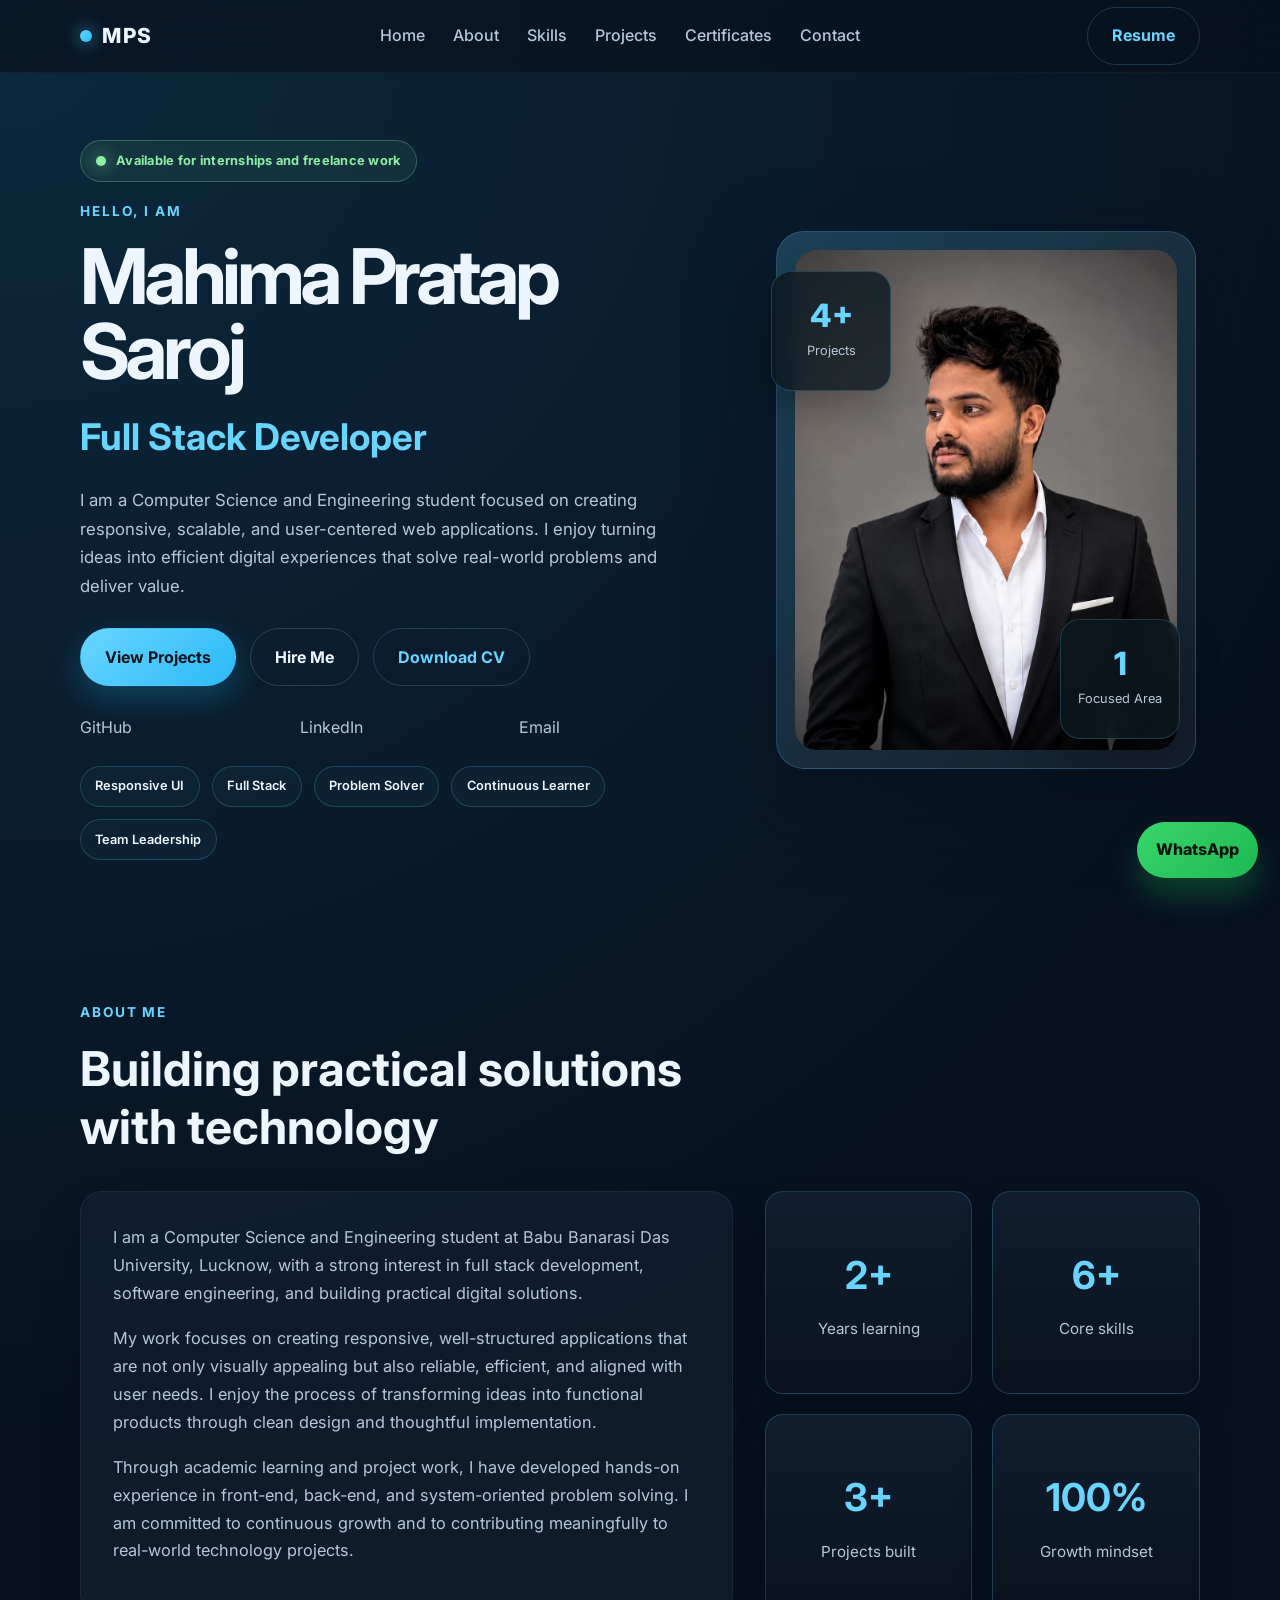
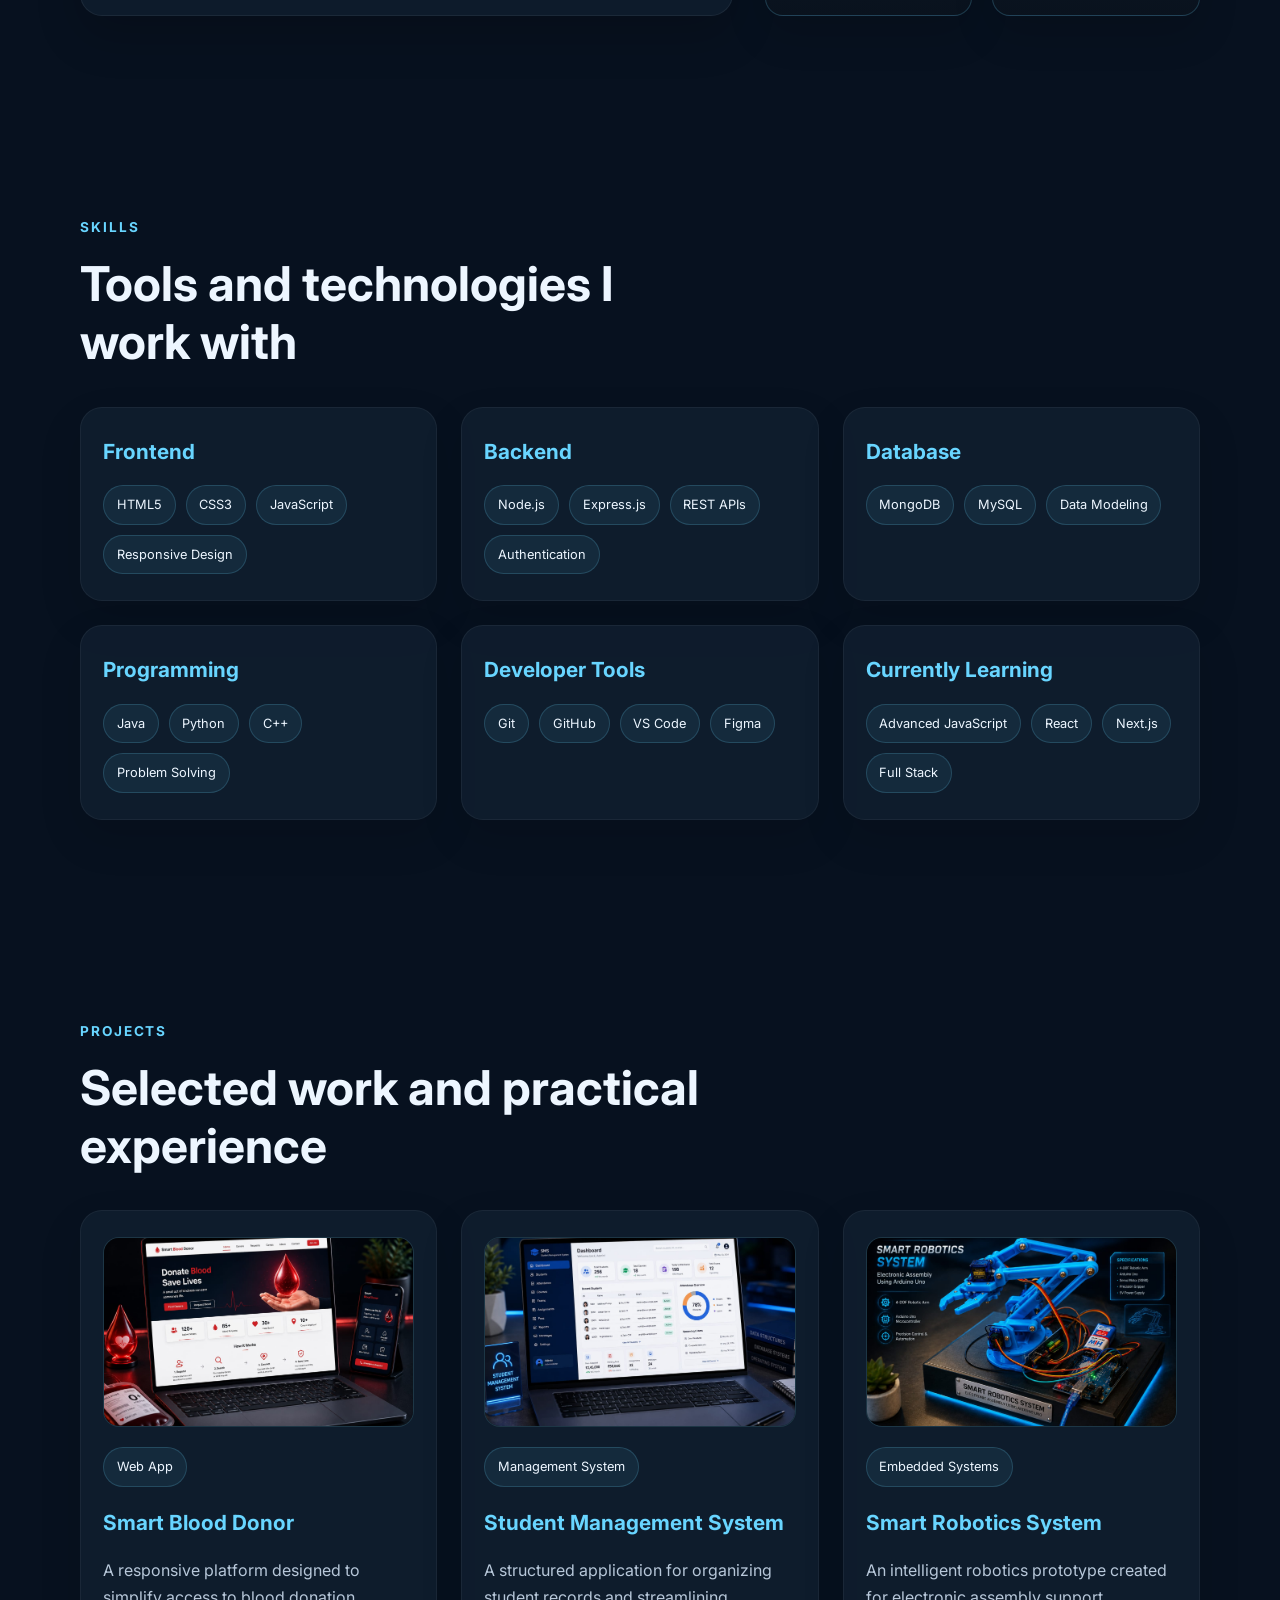
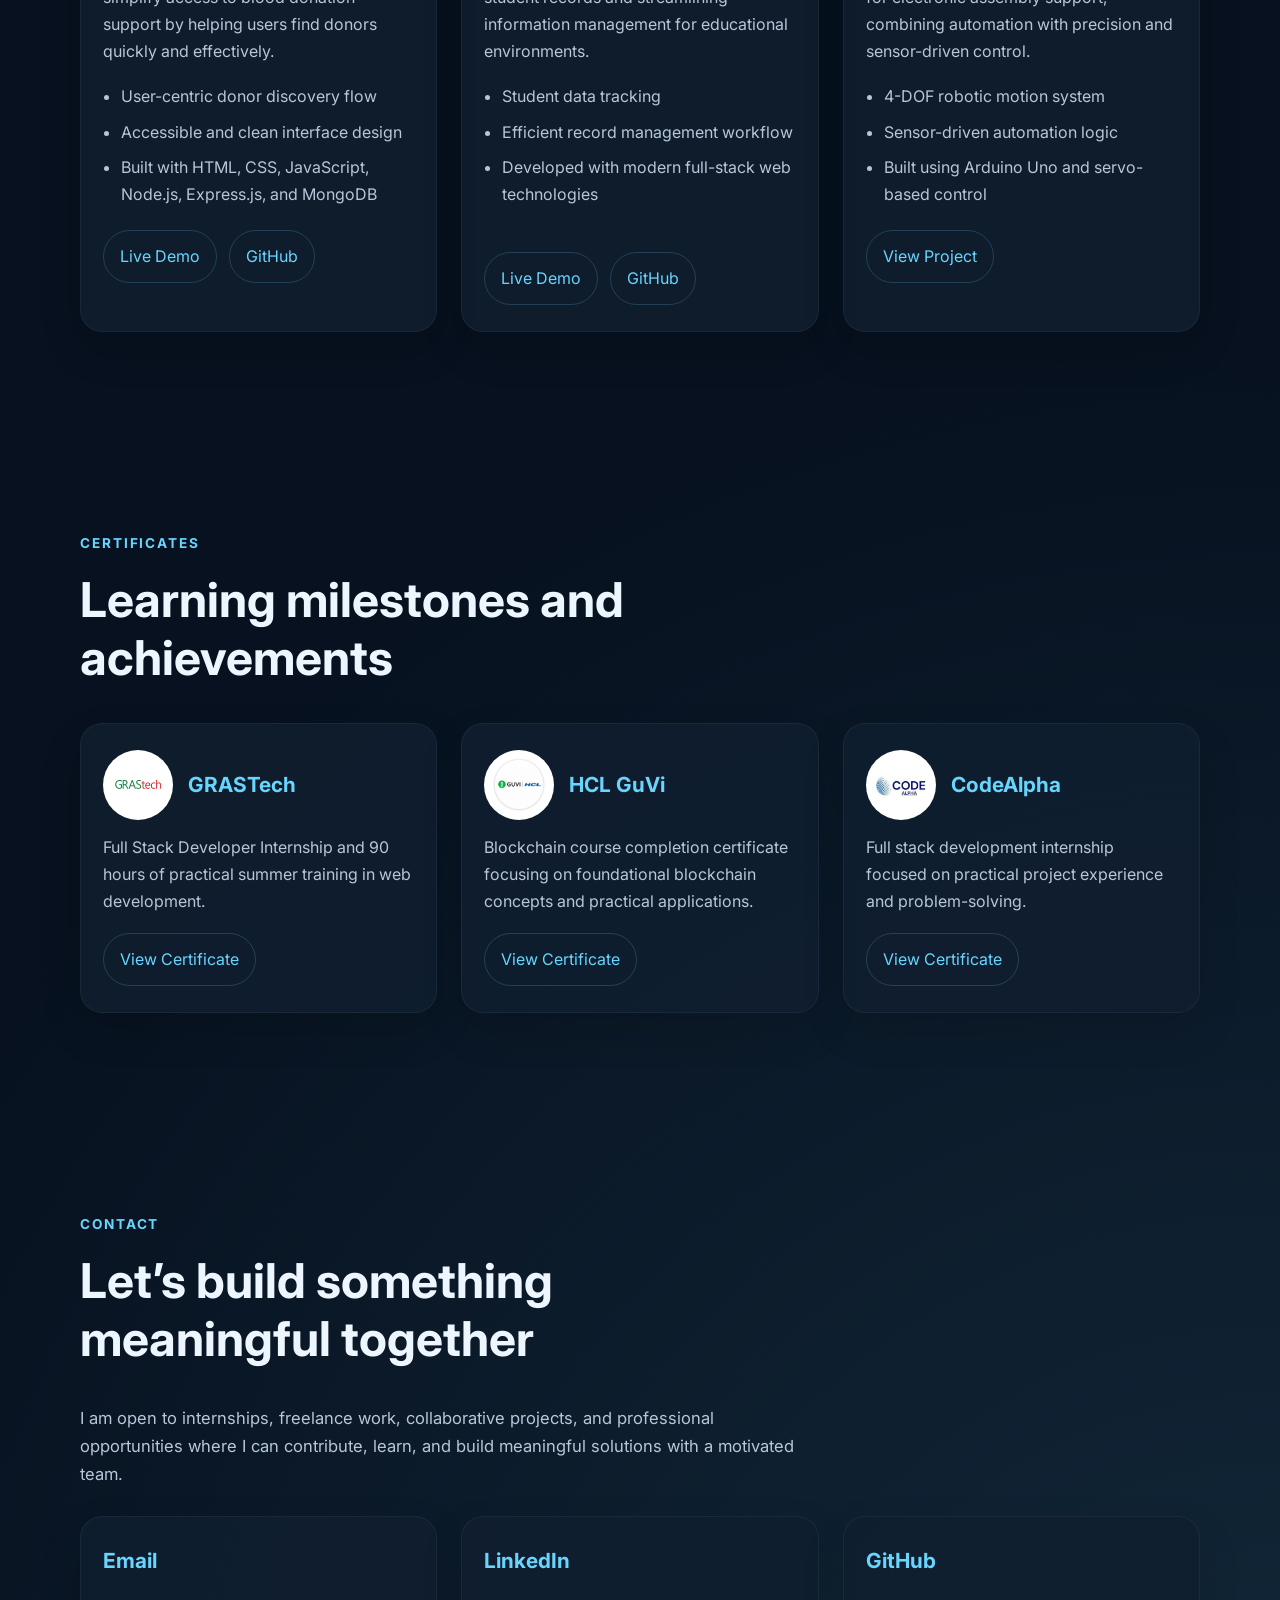
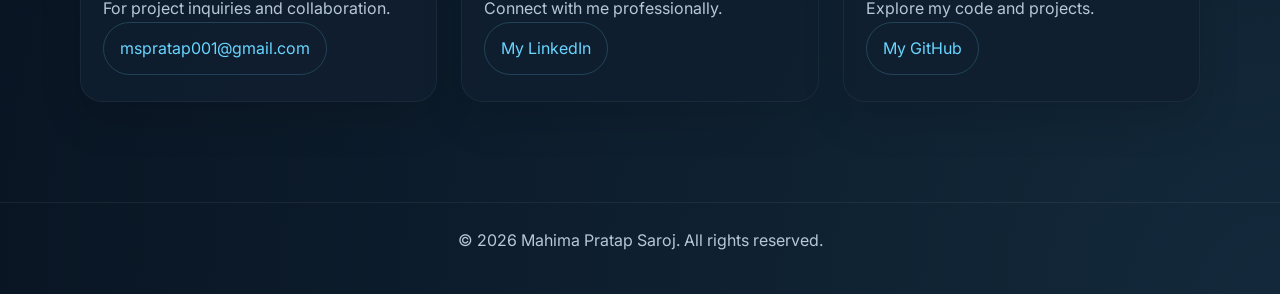
<file: index.html>
<!DOCTYPE html>
<html lang="en">
<head>
    <meta charset="UTF-8" />
    <meta name="viewport" content="width=device-width, initial-scale=1.0" />
    <meta name="description" content="Mahima Pratap Saroj is a budding Full Stack Developer focused on building responsive, scalable, and user-centered web applications." />
    <meta property="og:title" content="Mahima Pratap Saroj | Full Stack Developer" />
    <meta property="og:description" content="Portfolio of Mahima Pratap Saroj showcasing web development projects, skills, certificates, and professional experience." />
    <meta property="og:type" content="website" />
    <meta property="og:image" content="images/social-preview.svg" />
    <meta property="og:image:alt" content="Mahima Pratap Saroj portfolio preview" />
    <meta name="twitter:card" content="summary_large_image" />
    <meta name="twitter:title" content="Mahima Pratap Saroj | Full Stack Developer" />
    <meta name="twitter:description" content="Portfolio of Mahima Pratap Saroj showcasing web development projects, skills, and certifications." />
    <meta name="twitter:image" content="images/social-preview.svg" />
    <link rel="icon" type="image/svg+xml" href="images/favicon.svg" />
    <title>Mahima Pratap Saroj | Full Stack Developer</title>
    <link rel="preconnect" href="https://fonts.googleapis.com" />
    <link rel="preconnect" href="https://fonts.gstatic.com" crossorigin />
    <link href="https://fonts.googleapis.com/css2?family=Inter:wght@400;500;600;700;800;900&display=swap" rel="stylesheet" />
    <link rel="stylesheet" href="css/style.css" />
</head>
<body>
    <header class="site-header">
        <nav class="container nav">
            <a href="#home" class="brand">MPS</a>
            <ul class="nav-links">
                <li><a href="#home">Home</a></li>
                <li><a href="#about">About</a></li>
                <li><a href="#skills">Skills</a></li>
                <li><a href="#projects">Projects</a></li>
                <li><a href="#certificates">Certificates</a></li>
                <li><a href="#contact">Contact</a></li>
            </ul>
            <a href="Mahima-Pratap-Saroj-Resume.pdf" class="btn btn-outline" download>Resume</a>
        </nav>
    </header>

    <main>
        <section id="home" class="hero container">
            <div class="hero-content">
                <div class="status-pill">
                    <span class="status-dot"></span>
                    Available for internships and freelance work
                </div>
                <p class="eyebrow">Hello, I am</p>
                <h1>Mahima Pratap Saroj</h1>
                <h2>Full Stack Developer</h2>
                <p class="hero-text">
                    I am a Computer Science and Engineering student focused on creating responsive, scalable, and user-centered web applications.
                    I enjoy turning ideas into efficient digital experiences that solve real-world problems and deliver value.
                </p>

                <div class="hero-actions">
                    <a href="#projects" class="btn btn-primary">View Projects</a>
                    <a href="#contact" class="btn btn-secondary">Hire Me</a>
                    <a href="Mahima-Pratap-Saroj-Resume.pdf" class="btn btn-outline" download>Download CV</a>
                </div>

                <div class="social-row">
                    <a href="https://github.com/MPSaroj" target="_blank" rel="noreferrer">GitHub</a>
                    <a href="https://www.linkedin.com/in/mahima-pratap-saroj-27710029a" target="_blank" rel="noreferrer">LinkedIn</a>
                    <a href="mailto:mspratap001@gmail.com">Email</a>
                </div>

                <div class="badge-row" aria-label="Core strengths">
                    <span>Responsive UI</span>
                    <span>Full Stack</span>
                    <span>Problem Solver</span>
                    <span>Continuous Learner</span>
                    <span>Team Leadership</span>
                </div>
            </div>

            <div class="hero-visual">
                <div class="photo-frame">
                    <img src="images/profile.jpg" alt="Mahima Pratap Saroj" />
                </div>
                <div class="floating-card card-one">
                    <span>4+</span>
                    <small>Projects</small>
                </div>
                <div class="floating-card card-two">
                    <span>1</span>
                    <small>Focused Area</small>
                </div>
            </div>
        </section>

        <section id="about" class="container section-block" data-reveal>
            <div class="section-heading">
                <p class="eyebrow">About Me</p>
                <h2>Building practical solutions with technology</h2>
            </div>

            <div class="about-grid">
                <div class="about-text">
                    <p>
                        I am a Computer Science and Engineering student at Babu Banarasi Das University, Lucknow, with a strong interest in full stack development,
                        software engineering, and building practical digital solutions.
                    </p>
                    <p>
                        My work focuses on creating responsive, well-structured applications that are not only visually appealing but also reliable, efficient,
                        and aligned with user needs. I enjoy the process of transforming ideas into functional products through clean design and thoughtful implementation.
                    </p>
                    <p>
                        Through academic learning and project work, I have developed hands-on experience in front-end, back-end, and system-oriented problem solving.
                        I am committed to continuous growth and to contributing meaningfully to real-world technology projects.
                    </p>
                </div>

                <div class="stats-box">
                    <div class="stat-item">
                        <strong>2+</strong>
                        <span>Years learning</span>
                    </div>
                    <div class="stat-item">
                        <strong>6+</strong>
                        <span>Core skills</span>
                    </div>
                    <div class="stat-item">
                        <strong>3+</strong>
                        <span>Projects built</span>
                    </div>
                    <div class="stat-item">
                        <strong>100%</strong>
                        <span>Growth mindset</span>
                    </div>
                </div>
            </div>
        </section>

        <section id="skills" class="container section-block" data-reveal>
            <div class="section-heading">
                <p class="eyebrow">Skills</p>
                <h2>Tools and technologies I work with</h2>
            </div>

            <div class="skills-grid">
                <div class="skill-card">
                    <h3>Frontend</h3>
                    <div class="tag-list">
                        <span>HTML5</span>
                        <span>CSS3</span>
                        <span>JavaScript</span>
                        <span>Responsive Design</span>
                    </div>
                </div>

                <div class="skill-card">
                    <h3>Backend</h3>
                    <div class="tag-list">
                        <span>Node.js</span>
                        <span>Express.js</span>
                        <span>REST APIs</span>
                        <span>Authentication</span>
                    </div>
                </div>

                <div class="skill-card">
                    <h3>Database</h3>
                    <div class="tag-list">
                        <span>MongoDB</span>
                        <span>MySQL</span>
                        <span>Data Modeling</span>
                    </div>
                </div>

                <div class="skill-card">
                    <h3>Programming</h3>
                    <div class="tag-list">
                        <span>Java</span>
                        <span>Python</span>
                        <span>C++</span>
                        <span>Problem Solving</span>
                    </div>
                </div>

                <div class="skill-card">
                    <h3>Developer Tools</h3>
                    <div class="tag-list">
                        <span>Git</span>
                        <span>GitHub</span>
                        <span>VS Code</span>
                        <span>Figma</span>
                    </div>
                </div>

                <div class="skill-card">
                    <h3>Currently Learning</h3>
                    <div class="tag-list">
                        <span>Advanced JavaScript</span>
                        <span>React</span>
                        <span>Next.js</span>
                        <span>Full Stack</span>
                    </div>
                </div>
            </div>
        </section>

        <section id="projects" class="container section-block" data-reveal>
            <div class="section-heading">
                <p class="eyebrow">Projects</p>
                <h2>Selected work and practical experience</h2>
            </div>

            <div class="projects-grid">
                <article class="project-card">
                    <div class="project-preview">
                        <img src="images/blooddonor.photo.jpg" alt="Smart Blood Donor project preview" />
                    </div>
                    <div class="project-topline">
                        <span class="tag">Web App</span>
                    </div>
                    <h3>Smart Blood Donor</h3>
                    <p>
                        A responsive platform designed to simplify access to blood donation support by helping users find donors quickly and effectively.
                    </p>
                    <ul>
                        <li>User-centric donor discovery flow</li>
                        <li>Accessible and clean interface design</li>
                        <li>Built with HTML, CSS, JavaScript, Node.js, Express.js, and MongoDB</li>
                    </ul>
                    <div class="project-links">
    <a href="https://smart-blood-donor-platform.vercel.app" target="_blank" rel="noreferrer">Live Demo</a>
    <a href="https://github.com/MPSaroj/Smart-Blood-Donor-Platform" target="_blank" rel="noreferrer">GitHub</a>
</div>
                </article>

                <article class="project-card">
                    <div class="project-preview">
                        <img src="images/student-management.jpeg" alt="Student Management System project preview" />
                    </div>
                    <div class="project-topline">
                        <span class="tag">Management System</span>
                    </div>
                    <h3>Student Management System</h3>
                    <p>
                        A structured application for organizing student records and streamlining information management for educational environments.
                    </p>
                    <ul>
                        <li>Student data tracking</li>
                        <li>Efficient record management workflow</li>
                        <li>Developed with modern full-stack web technologies</li>
                    </ul>
                    <div class="project-links">
                        <div class="project-links">
    <a href="https://my-project-1-plum.vercel.app" target="_blank" rel="noreferrer">Live Demo</a>
    <a href="https://github.com/MPSaroj/My-Project-1" target="_blank" rel="noreferrer">GitHub</a>
</div>
                    </div>
                </article>

                <article class="project-card">
                    <div class="project-preview">
                        <img src="images/smart-robotics-photo.jpg" alt="Smart Robotics System project preview" />
                    </div>
                    <div class="project-topline">
                        <span class="tag">Embedded Systems</span>
                    </div>
                    <h3>Smart Robotics System</h3>
                    <p>
                        An intelligent robotics prototype created for electronic assembly support, combining automation with precision and sensor-driven control.
                    </p>
                    <ul>
                        <li>4-DOF robotic motion system</li>
                        <li>Sensor-driven automation logic</li>
                        <li>Built using Arduino Uno and servo-based control</li>
                    </ul>
                    <div class="project-links">
                        <a href="robotics-project.html" target="_blank" rel="noreferrer">View Project</a>
                    </div>
                </article>
            </div>
        </section>

        <section id="certificates" class="container section-block" data-reveal>
            <div class="section-heading">
                <p class="eyebrow">Certificates</p>
                <h2>Learning milestones and achievements</h2>
            </div>

            <div class="certificates-grid">
                <div class="certificate-card">
                    <div class="certificate-info">
                        <div class="certificate-header">
                            <img src="images/grastech-logo.png" alt="GRASTech Logo" class="certificate-logo">
                            <h3>GRASTech</h3>
                        </div>
                        <p>Full Stack Developer Internship and 90 hours of practical summer training in web development.</p>
                        <a href="images/grastech-certificate.jpeg" target="_blank" rel="noreferrer">View Certificate</a>
                    </div>
                </div>

                <div class="certificate-card">
                    <div class="certificate-info">
                        <div class="certificate-header">
                            <img src="images/guvi-logo.jpeg" alt="HCL GUVI Logo" class="certificate-logo">
                            <h3>HCL GuVi</h3>
                        </div>
                        <p>Blockchain course completion certificate focusing on foundational blockchain concepts and practical applications.</p>
                        <a href="images/HCL GUVI Certification -.png" target="_blank" rel="noreferrer">View Certificate</a>
                    </div>
                </div>

                <div class="certificate-card">
                    <div class="certificate-info">
                        <div class="certificate-header">
                            <img src="images/codealpha-logo.png.jpeg" alt="CodeAlpha Logo" class="certificate-logo">
                            <h3>CodeAlpha</h3>
                        </div>
                        <p>Full stack development internship focused on practical project experience and problem-solving.</p>
                        <a href="images/codeAlpha-certificate.pdf" target="_blank" rel="noreferrer">View Certificate</a>
                    </div>
                </div>
            </div>
        </section>

        <section id="contact" class="container section-block contact-section" data-reveal>
            <div class="section-heading">
                <p class="eyebrow">Contact</p>
                <h2>Let’s build something meaningful together</h2>
            </div>

            <p class="contact-intro">
                I am open to internships, freelance work, collaborative projects, and professional opportunities where I can contribute,
                learn, and build meaningful solutions with a motivated team.
            </p>

            <div class="contact-grid">
                <div class="contact-card">
                    <h3>Email</h3>
                    <p>For project inquiries and collaboration.</p>
                    <a href="mailto:mspratap001@gmail.com">mspratap001@gmail.com</a>
                </div>

                <div class="contact-card">
                    <h3>LinkedIn</h3>
                    <p>Connect with me professionally.</p>
                    <a href="https://www.linkedin.com/in/mahima-pratap-saroj-27710029a" target="_blank" rel="noreferrer">My LinkedIn</a>
                </div>

                <div class="contact-card">
                    <h3>GitHub</h3>
                    <p>Explore my code and projects.</p>
                    <a href="https://github.com/MPSaroj" target="_blank" rel="noreferrer">My GitHub</a>
                </div>
            </div>
        </section>
    </main>

    <footer class="site-footer">
        <div class="container footer-content">
            <p>© <span id="year"></span> Mahima Pratap Saroj. All rights reserved.</p>
        </div>
    </footer>

    <a class="floating-cta" href="https://wa.me/919326132992" target="_blank" rel="noreferrer">WhatsApp</a>

    <script src="js/script.js"></script>
</body>
</html>
</file>
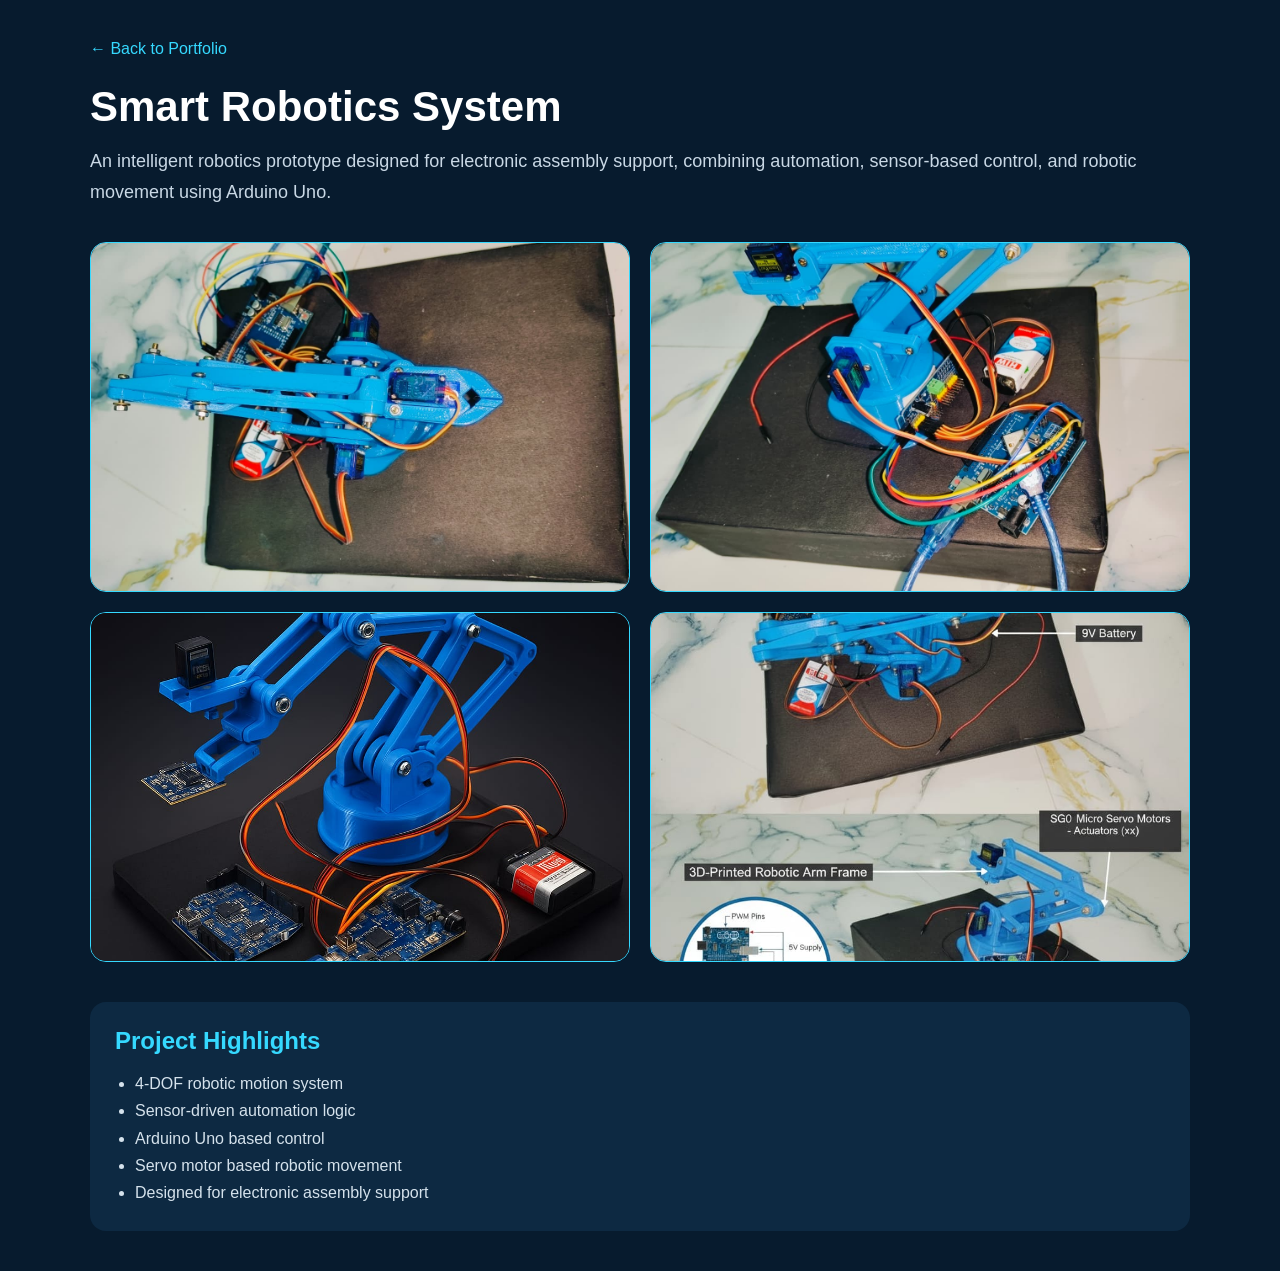
<file: robotics-project.html>
<!DOCTYPE html>
<html lang="en">
<head>
    <meta charset="UTF-8">
    <meta name="viewport" content="width=device-width, initial-scale=1.0">
    <title>Smart Robotics System | Mahima Pratap Saroj</title>

    <style>
        * {
            box-sizing: border-box;
            margin: 0;
            padding: 0;
        }

        body {
            font-family: Arial, sans-serif;
            background: #071b2e;
            color: white;
            padding: 40px 20px;
        }

        .container {
            max-width: 1100px;
            margin: auto;
        }

        .back {
            display: inline-block;
            color: #35d9ff;
            text-decoration: none;
            margin-bottom: 25px;
        }

        h1 {
            font-size: 42px;
            margin-bottom: 15px;
        }

        .intro {
            color: #c9d8e5;
            font-size: 18px;
            line-height: 1.7;
            margin-bottom: 35px;
        }

        .gallery {
            display: grid;
            grid-template-columns: repeat(2, 1fr);
            gap: 20px;
        }

        .gallery img {
            width: 100%;
            height: 350px;
            object-fit: cover;
            border-radius: 16px;
            border: 1px solid #35d9ff;
        }

        .details {
            margin-top: 40px;
            background: #0d2942;
            padding: 25px;
            border-radius: 16px;
        }

        .details h2 {
            margin-bottom: 15px;
            color: #35d9ff;
        }

        .details p,
        .details li {
            color: #d5e2ec;
            line-height: 1.7;
        }

        .details ul {
            margin-left: 20px;
            margin-top: 10px;
        }

        @media (max-width: 700px) {
            h1 {
                font-size: 32px;
            }

            .gallery {
                grid-template-columns: 1fr;
            }

            .gallery img {
                height: auto;
            }
        }
    </style>
</head>

<body>

    <div class="container">

        <a href="index.html" class="back">← Back to Portfolio</a>

        <h1>Smart Robotics System</h1>

        <p class="intro">
            An intelligent robotics prototype designed for electronic assembly support,
            combining automation, sensor-based control, and robotic movement using Arduino Uno.
        </p>

        <div class="gallery">

            <img src="images/robotic-arm-1.jpg.jpeg" alt="Smart Robotics System">
            <img src="images/robotic-arm-2.jpg.jpeg" alt="Arduino Robotic Arm">
            <img src="images/robotic-arm-3.jpg.jpeg" alt="Robotic Arm Hardware">
            <img src="images/robotic-arm-4.jpg.jpeg" alt="Arduino Robotic Arm Project">

        </div>

        <div class="details">

            <h2>Project Highlights</h2>

            <ul>
                <li>4-DOF robotic motion system</li>
                <li>Sensor-driven automation logic</li>
                <li>Arduino Uno based control</li>
                <li>Servo motor based robotic movement</li>
                <li>Designed for electronic assembly support</li>
            </ul>

        </div>

    </div>

</body>
</html>
</file>
<file: css/style.css>
:root {
    --bg: #07111f;
    --bg-soft: #0d1b2a;
    --panel: rgba(13, 27, 42, 0.9);
    --panel-strong: #111f30;
    --card: #102238;
    --card-2: #0b1728;
    --text: #edf6ff;
    --muted: #b7c7d9;
    --primary: #68d5ff;
    --primary-strong: #2bbaf6;
    --border: rgba(104, 213, 255, 0.2);
    --shadow: rgba(7, 17, 31, 0.55);
    --success: #8ef0a4;
}

* {
    margin: 0;
    padding: 0;
    box-sizing: border-box;
}

html {
    scroll-behavior: smooth;
}

body {
    font-family: 'Inter', sans-serif;
    background:
        radial-gradient(circle at top left, rgba(43, 186, 246, 0.14), transparent 28%),
        radial-gradient(circle at bottom right, rgba(104, 213, 255, 0.12), transparent 30%),
        var(--bg);
    color: var(--text);
    line-height: 1.7;
}

img {
    max-width: 100%;
    display: block;
}

a {
    color: inherit;
    text-decoration: none;
}

ul {
    list-style: none;
}

.container {
    width: min(1120px, calc(100% - 32px));
    margin: 0 auto;
}

.section-block {
    padding: 100px 0;
}

.eyebrow {
    color: var(--primary);
    font-size: 0.85rem;
    text-transform: uppercase;
    letter-spacing: 0.14em;
    font-weight: 700;
    margin-bottom: 12px;
}

.status-pill {
    display: inline-flex;
    align-items: center;
    gap: 10px;
    margin-bottom: 18px;
    padding: 0.58rem 0.95rem;
    border: 1px solid rgba(142, 240, 164, 0.28);
    background: rgba(142, 240, 164, 0.07);
    border-radius: 999px;
    color: var(--success);
    font-size: 0.8rem;
    font-weight: 700;
    letter-spacing: 0.02em;
}

.status-dot {
    width: 10px;
    height: 10px;
    border-radius: 50%;
    background: var(--success);
    box-shadow: 0 0 18px rgba(142, 240, 164, 0.9);
}

.section-heading {
    margin-bottom: 36px;
}

.section-heading h2 {
    font-size: clamp(2rem, 4vw, 3rem);
    line-height: 1.2;
    max-width: 640px;
}

.site-header {
    position: sticky;
    top: 0;
    z-index: 1000;
    backdrop-filter: blur(18px);
    background: rgba(7, 17, 31, 0.72);
    border-bottom: 1px solid rgba(255, 255, 255, 0.04);
}

.nav {
    display: flex;
    align-items: center;
    justify-content: space-between;
    min-height: 72px;
    gap: 20px;
}

.brand {
    display: inline-flex;
    align-items: center;
    gap: 10px;
    font-size: 1.3rem;
    font-weight: 800;
    letter-spacing: 0.08em;
    color: var(--text);
}

.brand::before {
    content: "";
    width: 12px;
    height: 12px;
    border-radius: 50%;
    background: linear-gradient(135deg, var(--primary), var(--primary-strong));
    box-shadow: 0 0 18px rgba(104, 213, 255, 0.8);
}

.nav-links {
    display: flex;
    align-items: center;
    gap: 28px;
    flex-wrap: wrap;
    justify-content: center;
}

.nav-links a {
    color: var(--muted);
    transition: color 0.25s ease;
    font-weight: 500;
}

.nav-links a:hover {
    color: var(--primary);
}

.btn {
    display: inline-flex;
    align-items: center;
    justify-content: center;
    border-radius: 999px;
    padding: 0.9rem 1.5rem;
    font-weight: 700;
    transition: all 0.25s ease;
    border: 1px solid transparent;
}

.btn:hover {
    transform: translateY(-2px);
}

.btn-primary {
    background: linear-gradient(135deg, var(--primary), var(--primary-strong));
    color: #02131c;
    box-shadow: 0 12px 30px rgba(43, 186, 246, 0.25);
}

.btn-secondary {
    background: transparent;
    color: var(--text);
    border-color: rgba(255, 255, 255, 0.15);
}

.btn-outline {
    background: transparent;
    color: var(--primary);
    border-color: var(--border);
}

.hero {
    display: grid;
    grid-template-columns: 1.2fr 0.8fr;
    align-items: center;
    min-height: calc(100vh - 72px);
    gap: 48px;
    padding: 56px 0 30px;
}

.eyebrow {
    margin-bottom: 16px;
}

.hero-content h1 {
    font-size: clamp(2.8rem, 6vw, 5rem);
    line-height: 0.98;
    letter-spacing: -0.06em;
    margin-bottom: 16px;
}

.hero-content h2 {
    font-size: clamp(1.4rem, 3vw, 2.3rem);
    color: var(--primary);
    margin-bottom: 18px;
}

.hero-text {
    color: var(--muted);
    font-size: 1.05rem;
    max-width: 620px;
    margin-bottom: 28px;
}

.hero-actions {
    display: flex;
    flex-wrap: wrap;
    gap: 14px;
    margin-bottom: 28px;
}

.social-row {
    display: grid;
    grid-template-columns: repeat(3,1 fr);
    gap: 18px;
    width: 100%;
}

.badge-row {
    display: flex;
    flex-wrap: wrap;
    gap: 12px;
    margin-top: 24px;
}

.badge-row span {
    display: inline-flex;
    align-items: center;
    padding: 0.55rem 0.9rem;
    border-radius: 999px;
    border: 1px solid rgba(104, 213, 255, 0.2);
    background: rgba(104, 213, 255, 0.04);
    color: var(--text);
    font-size: 0.8rem;
    font-weight: 600;
}

.social-row a {
    color: var(--muted);
    position: relative;
}

.social-row a::after {
    content: "";
    position: absolute;
    left: 0;
    bottom: -6px;
    width: 100%;
    height: 2px;
    background: var(--primary);
    transform: scaleX(0);
    transform-origin: left;
    transition: transform 0.25s ease;
}

.social-row a:hover::after {
    transform: scaleX(1);
}

.hero-visual {
    position: relative;
    display: flex;
    justify-content: center;
    align-items: center;
    min-height: 520px;
}

.photo-frame {
    width: min(100%, 420px);
    padding: 18px;
    border-radius: 28px;
    background: linear-gradient(135deg, rgba(104, 213, 255, 0.2), rgba(255, 255, 255, 0.05));
    border: 1px solid var(--border);
    box-shadow: 0 30px 80px var(--shadow);
}

.photo-frame img {
    width: 100%;
    height: 500px;
    object-fit: cover;
    border-radius: 22px;
}

.floating-card {
    position: absolute;
    display: flex;
    flex-direction: column;
    align-items: center;
    justify-content: center;
    width: 120px;
    height: 120px;
    border-radius: 20px;
    background: rgba(12, 24, 32, 0.8);
    border: 1px solid var(--border);
    box-shadow: 0 18px 40px rgba(0, 0, 0, 0.28);
    backdrop-filter: blur(12px);
}

.floating-card span {
    font-size: 2rem;
    font-weight: 800;
    color: var(--primary);
    line-height: 1;
}

.floating-card small {
    color: var(--muted);
    margin-top: 8px;
    text-align: center;
    font-size: 0.8rem;
}

.card-one {
    left: 0;
    top: 40px;
}

.card-two {
    right: 20px;
    bottom: 30px;
}

.about-grid {
    display: grid;
    grid-template-columns: 1.2fr 0.8fr;
    gap: 32px;
    align-items: stretch;
}

.about-text {
    background: rgba(17, 31, 48, 0.75);
    border: 1px solid rgba(255, 255, 255, 0.06);
    border-radius: 22px;
    padding: 32px;
    box-shadow: 0 20px 45px rgba(0, 0, 0, 0.18);
}

.about-text p {
    color: var(--muted);
    margin-bottom: 18px;
    font-size: 1.02rem;
}

.stats-box {
    display: grid;
    grid-template-columns: repeat(2, minmax(120px, 1fr));
    gap: 20px;
}

.stat-item {
    background: linear-gradient(180deg, rgba(17, 31, 48, 0.9), rgba(10, 19, 30, 0.95));
    border: 1px solid var(--border);
    border-radius: 18px;
    padding: 28px 20px;
    text-align: center;
    display: flex;
    flex-direction: column;
    justify-content: center;
    box-shadow: 0 18px 40px rgba(0, 0, 0, 0.14);
}

.stat-item strong {
    font-size: clamp(1.7rem, 5vw, 2.4rem);
    color: var(--primary);
    margin-bottom: 8px;
}

.stat-item span {
    color: var(--muted);
    font-size: 0.95rem;
}

.skills-grid,
.projects-grid,
.certificates-grid,
.contact-grid {
    display: grid;
    gap: 24px;
}

.skills-grid {
    grid-template-columns: repeat(3, minmax(0, 1fr));
}

.skill-card,
.project-card,
.certificate-card,
.contact-card {
    background: rgba(17, 31, 48, 0.82);
    border: 1px solid rgba(255, 255, 255, 0.05);
    border-radius: 22px;
    padding: 26px 22px;
    box-shadow: 0 18px 44px rgba(0, 0, 0, 0.12);
    transition: transform 0.25s ease, border-color 0.25s ease, box-shadow 0.25s ease;
}

.skill-card:hover,
.project-card:hover,
.certificate-card:hover,
.contact-card:hover {
    transform: translateY(-6px);
    border-color: var(--border);
    box-shadow: 0 24px 48px rgba(0, 0, 0, 0.18);
}

.skill-card h3,
.project-card h3,
.certificate-card h3,
.contact-card h3 {
    margin-bottom: 16px;
    color: var(--primary);
    font-size: 1.3rem;
}

.tag-list {
    display: flex;
    flex-wrap: wrap;
    gap: 10px;
}

.tag-list span,
.tag {
    display: inline-flex;
    align-items: center;
    padding: 0.5rem 0.8rem;
    border-radius: 999px;
    background: rgba(104, 213, 255, 0.08);
    color: var(--text);
    border: 1px solid rgba(104, 213, 255, 0.18);
    font-size: 0.8rem;
}

.projects-grid {
    grid-template-columns: repeat(3, minmax(0, 1fr));
}

.project-card {
    position: relative;
}

.project-preview {
    margin-bottom: 18px;
    overflow: hidden;
    border-radius: 16px;
    border: 1px solid rgba(104, 213, 255, 0.15);
    background: rgba(9, 18, 28, 0.8);
}

.project-preview img {
    width: 100%;
    height: 220px;
    object-fit: cover;
    display: block;
}

.project-topline {
    margin-bottom: 18px;
}

.project-card p,
.project-card li,
.certificate-card p,
.contact-card p {
    color: var(--muted);
}

.project-card ul {
    margin-top: 18px;
    list-style: disc;
    padding-left: 18px;
}

.project-card li + li {
    margin-top: 8px;
}

.project-links {
    display: flex;
    flex-wrap: wrap;
    gap: 12px;
    margin-top: 22px;
}

.project-links a,
.certificate-card a,
.contact-card a {
    display: inline-flex;
    align-items: center;
    justify-content: center;
    padding: 0.75rem 1rem;
    border-radius: 999px;
    border: 1px solid var(--border);
    color: var(--primary);
    transition: all 0.25s ease;
}

.project-links a:hover,
.certificate-card a:hover,
.contact-card a:hover {
    background: rgba(104, 213, 255, 0.09);
    transform: translateY(-2px);
}

.certificates-grid {
    grid-template-columns: repeat(3, minmax(0, 1fr));
}

.certificate-card {
    display: flex;
    flex-direction: column;
    justify-content: space-between;
}

.certificate-card p {
    margin-bottom: 18px;
}

.contact-intro {
    max-width: 720px;
    color: var(--muted);
    margin-bottom: 28px;
    font-size: 1.04rem;
}

.contact-grid {
    grid-template-columns: repeat(3, minmax(0, 1fr));
}

.site-footer {
    border-top: 1px solid rgba(255, 255, 255, 0.06);
    padding: 24px 0 40px;
}

.footer-content {
    text-align: center;
    color: var(--muted);
}

[data-reveal] {
    opacity: 0;
    transform: translateY(24px);
    transition: opacity 0.7s ease, transform 0.7s ease;
}

[data-reveal].is-visible {
    opacity: 1;
    transform: translateY(0);
}

.floating-cta {
    position: fixed;
    right: 22px;
    bottom: 22px;
    z-index: 1200;
    display: inline-flex;
    align-items: center;
    justify-content: center;
    padding: 0.9rem 1.2rem;
    border-radius: 999px;
    background: linear-gradient(135deg, #38d66a, #1db954);
    color: #06140b;
    box-shadow: 0 18px 30px rgba(29, 185, 84, 0.28);
    font-weight: 800;
    transition: transform 0.25s ease, box-shadow 0.25s ease;
}

.floating-cta:hover {
    transform: translateY(-3px);
    box-shadow: 0 24px 36px rgba(43, 186, 246, 0.35);
}

@media (max-width: 920px) {
    .hero,
    .about-grid,
    .skills-grid,
    .projects-grid,
    .certificates-grid,
    .contact-grid {
        grid-template-columns: 1fr;
    }

    .hero {
        padding-top: 42px;
    }

    .hero-visual {
        min-height: auto;
    }

    .photo-frame img {
        height: 420px;
    }
}

@media (max-width: 640px) {
    .nav {
        flex-wrap: wrap;
        justify-content: center;
        padding: 18px 0;
    }

    .nav-links {
        gap: 14px 18px;
    }

    .section-block {
        padding: 80px 0;
    }

    .hero-content h1 {
        letter-spacing: -0.05em;
    }

    .floating-card {
        width: 95px;
        height: 95px;
    }

    .card-one {
        left: 10px;
        top: 18px;
    }

    .card-two {
        right: 10px;
        bottom: 10px;
    }

    .btn {
        width: 100%;
    }

    .hero-actions {
        display: grid;
        grid-template-columns: 1fr;
    }
}
.project-preview {
    width: 100%;
    height: 190px;
    overflow: hidden;
    border-radius: 16px;
    margin-bottom: 20px;
    background: #111a24;
}

.project-preview img {
    width: 100%;
    height: 100%;
    display: block;
    object-fit: cover;
    transition: transform 0.4s ease;
}

.project-card:hover .project-preview img {
    transform: scale(1.05);
}
/* Certificate logo styling */
.certificate-logo {
  width: 58px;
  height: 58px;
  object-fit: contain;
  display: block;
  margin: 0 auto 14px;
  border-radius: 50%;
}
.grastech-logo {
    width: 70px;
    height: 70px;
    object-fit: contain;
    display: block;
    margin: 0;
    background-color: #fff !important;
    padding: 8px;
    box-sizing: border-box;
    border-radius: 50%;
    border: none;
}
.certificate-header {
    display: flex;
    align-items: center;
    gap: 15px;
    margin-bottom: 14px;
}
.certificate-header .certificate-logo {
    width: 70px;
    height: 70px;
    object-fit: contain;
    margin: 0;
    flex-shrink: 0;
    border-radius: 50%;
    background-color: #fff;
    padding: 8px;
    box-sizing: border-box;
}

.certificate-header h3 {
    margin: 0;
} 
.certificate-header {
    display: flex;
    align-items: center;
    gap: 15px;
    margin-bottom: 14px;
}

.certificate-header .certificate-logo {
    width: 70px;
    height: 70px;
    object-fit: contain;
    margin: 0;
    flex-shrink: 0;
}

.certificate-header h3 {
    margin: 0;
}
/* Contact cards side-by-side */
.social-row {
  display: flex !important;
  flex-direction: row !important;
  gap: 16px !important;
  width: 100% !important;
  flex-wrap: nowrap !important;
}

.social-row a {
  display: block !important;
  flex: 1 !important;
  width: auto !important;
  min-width: 0 !important;
}
.social-row {
    display: flex !important;
    flex-direction: row !important;
    flex-wrap: nowrap !important;
    gap: 16px !important;
    width: 100% !important;
}

.social-row a {
    flex: 1 !important;
    width: auto !important;
    min-width: 0 !important;
}
</file>
